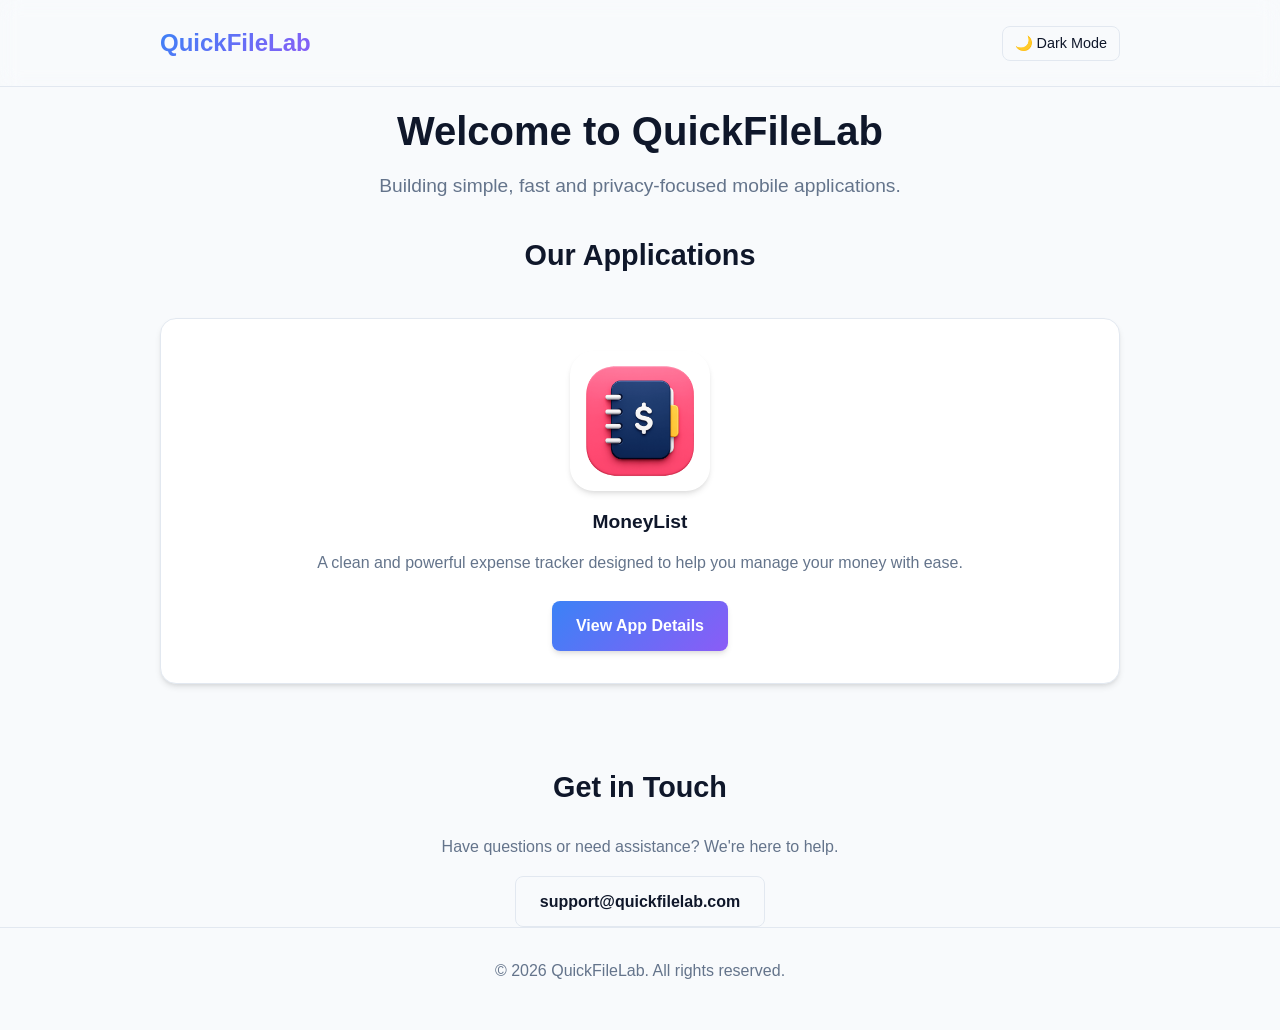
<file: index.html>
<!DOCTYPE html>
<html lang="en">

<head>
    <meta charset="UTF-8">
    <meta name="viewport" content="width=device-width, initial-scale=1.0">
    <title>QuickFileLab | Simple, Fast & Privacy-Focused Mobile Apps</title>
    <meta name="description"
        content="QuickFileLab builds modern, simple, fast, and privacy-focused mobile applications. Discover our latest apps like MoneyList.">
    <link rel="stylesheet" href="css/styles.css">
    <script>
        const savedTheme = localStorage.getItem('theme');
        if (savedTheme) { document.documentElement.setAttribute('data-theme', savedTheme); }
        else if (window.matchMedia && window.matchMedia('(prefers-color-scheme: dark)').matches) { document.documentElement.setAttribute('data-theme', 'dark'); }
    </script>
    <script src="script/main.js" defer></script>
</head>

<body>
    <header>
        <div class="container header-content">
            <a href="index.html" class="logo">QuickFileLab</a>
            <button id="theme-toggle" class="theme-toggle">🌙 Dark Mode</button>
        </div>
    </header>

    <main class="container fade-in">
        <section class="text-center" style="margin-bottom: 30px;">
            <h1>Welcome to QuickFileLab</h1>
            <p style="font-size: 1.2rem; max-width: 600px; margin: 0 auto;">Building simple, fast and privacy-focused
                mobile applications.</p>
        </section>

        <section>
            <h2 class="text-center">Our Applications</h2>
            <div class="grid">
                <article class="card text-center" >
                    <div class="app-icon">
                        <img src="assets/logo.png" alt="MoneyList Icon">
                    </div>
                    <h3>MoneyList</h3>
                    <p>A clean and powerful expense tracker designed to help you manage your money with ease.</p>
                    <a href="moneylist/index.html" class="btn btn-primary" style="margin-top: 10px;">View App
                        Details</a>
                </article>
            </div>
        </section>

        <section class="text-center" style="margin-top: 80px;">
            <h2>Get in Touch</h2>
            <p>Have questions or need assistance? We're here to help.</p>
            <a href="mailto:support@quickfilelab.com" class="btn btn-outline">support@quickfilelab.com</a>
        </section>
    </main>

    <footer>
        <div class="container">
            <p>&copy; <span id="year"></span> QuickFileLab. All rights reserved.</p>
            <script>document.getElementById('year').textContent = new Date().getFullYear();</script>
        </div>
    </footer>
</body>

</html>
</file>
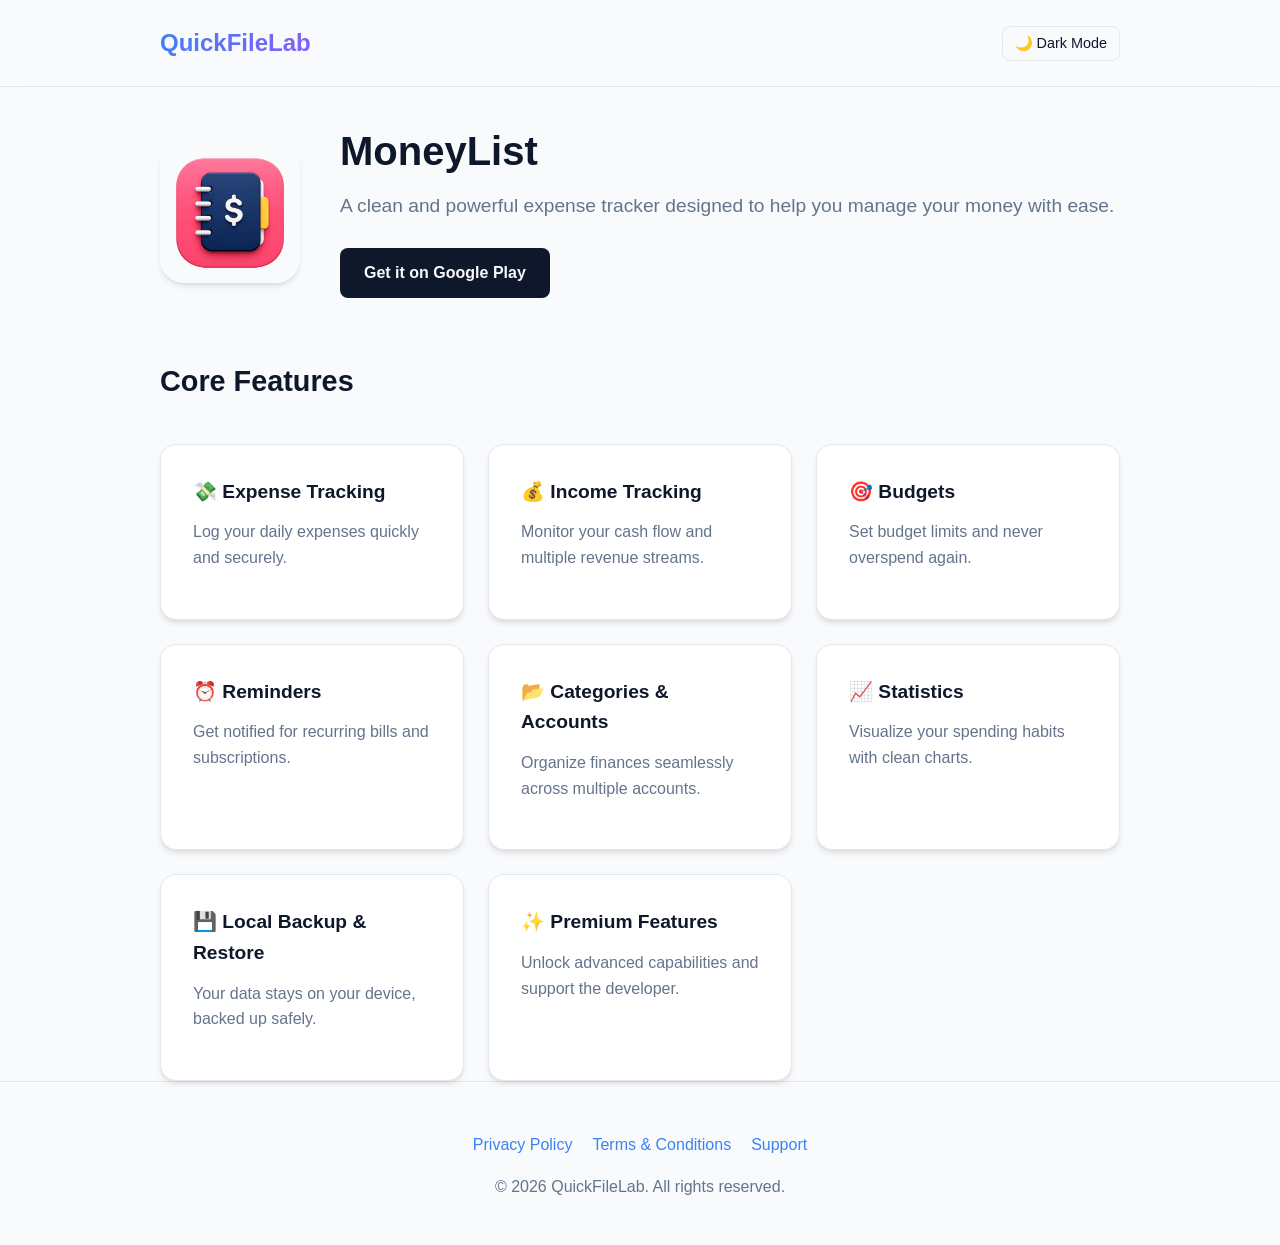
<file: moneylist/index.html>
<!DOCTYPE html>
<html lang="en">
<head>
    <meta charset="UTF-8">
    <meta name="viewport" content="width=device-width, initial-scale=1.0">
    <title>MoneyList App | QuickFileLab</title>
    <meta name="description" content="MoneyList is a clean and powerful expense tracker designed to help you manage your money, budgets, and categories with ease.">
    <link rel="stylesheet" href="../css/styles.css">
    <script>
        const savedTheme = localStorage.getItem('theme');
        if (savedTheme) { document.documentElement.setAttribute('data-theme', savedTheme); }
    </script>
    <script src="../script/main.js" defer></script>
</head>
<body>
    <header>
        <div class="container header-content">
            <a href="../index.html" class="logo">QuickFileLab</a>
            <button id="theme-toggle" class="theme-toggle">🌙 Dark Mode</button>
        </div>
    </header>

    <main class="container fade-in">
        <section class="app-hero">
           <div class="app-icon">
    <img src="../assets/logo.png" alt="MoneyList Icon">
</div>
            <div class="app-info">
                <h1>MoneyList</h1>
                <p style="font-size: 1.2rem;">A clean and powerful expense tracker designed to help you manage your money with ease.</p>
                <a href="#" class="store-button">Get it on Google Play</a>
            </div>
        </section>

        <section>
            <h2>Core Features</h2>
            <div class="grid">
                <div class="card">
                    <h3>💸 Expense Tracking</h3>
                    <p>Log your daily expenses quickly and securely.</p>
                </div>
                <div class="card">
                    <h3>💰 Income Tracking</h3>
                    <p>Monitor your cash flow and multiple revenue streams.</p>
                </div>
                <div class="card">
                    <h3>🎯 Budgets</h3>
                    <p>Set budget limits and never overspend again.</p>
                </div>
                <div class="card">
                    <h3>⏰ Reminders</h3>
                    <p>Get notified for recurring bills and subscriptions.</p>
                </div>
                <div class="card">
                    <h3>📂 Categories & Accounts</h3>
                    <p>Organize finances seamlessly across multiple accounts.</p>
                </div>
                <div class="card">
                    <h3>📈 Statistics</h3>
                    <p>Visualize your spending habits with clean charts.</p>
                </div>
                <div class="card">
                    <h3>💾 Local Backup & Restore</h3>
                    <p>Your data stays on your device, backed up safely.</p>
                </div>
                <div class="card">
                    <h3>✨ Premium Features</h3>
                    <p>Unlock advanced capabilities and support the developer.</p>
                </div>
            </div>
        </section>
    </main>

    <footer>
        <div class="container">
            <div class="footer-links" style="margin-bottom: 16px;">
                <a href="privacy.html">Privacy Policy</a>
                <a href="terms.html">Terms & Conditions</a>
                <a href="support.html">Support</a>
            </div>
            <p>&copy; <script>document.write(new Date().getFullYear())</script> QuickFileLab. All rights reserved.</p>
        </div>
    </footer>
</body>
</html>
</file>
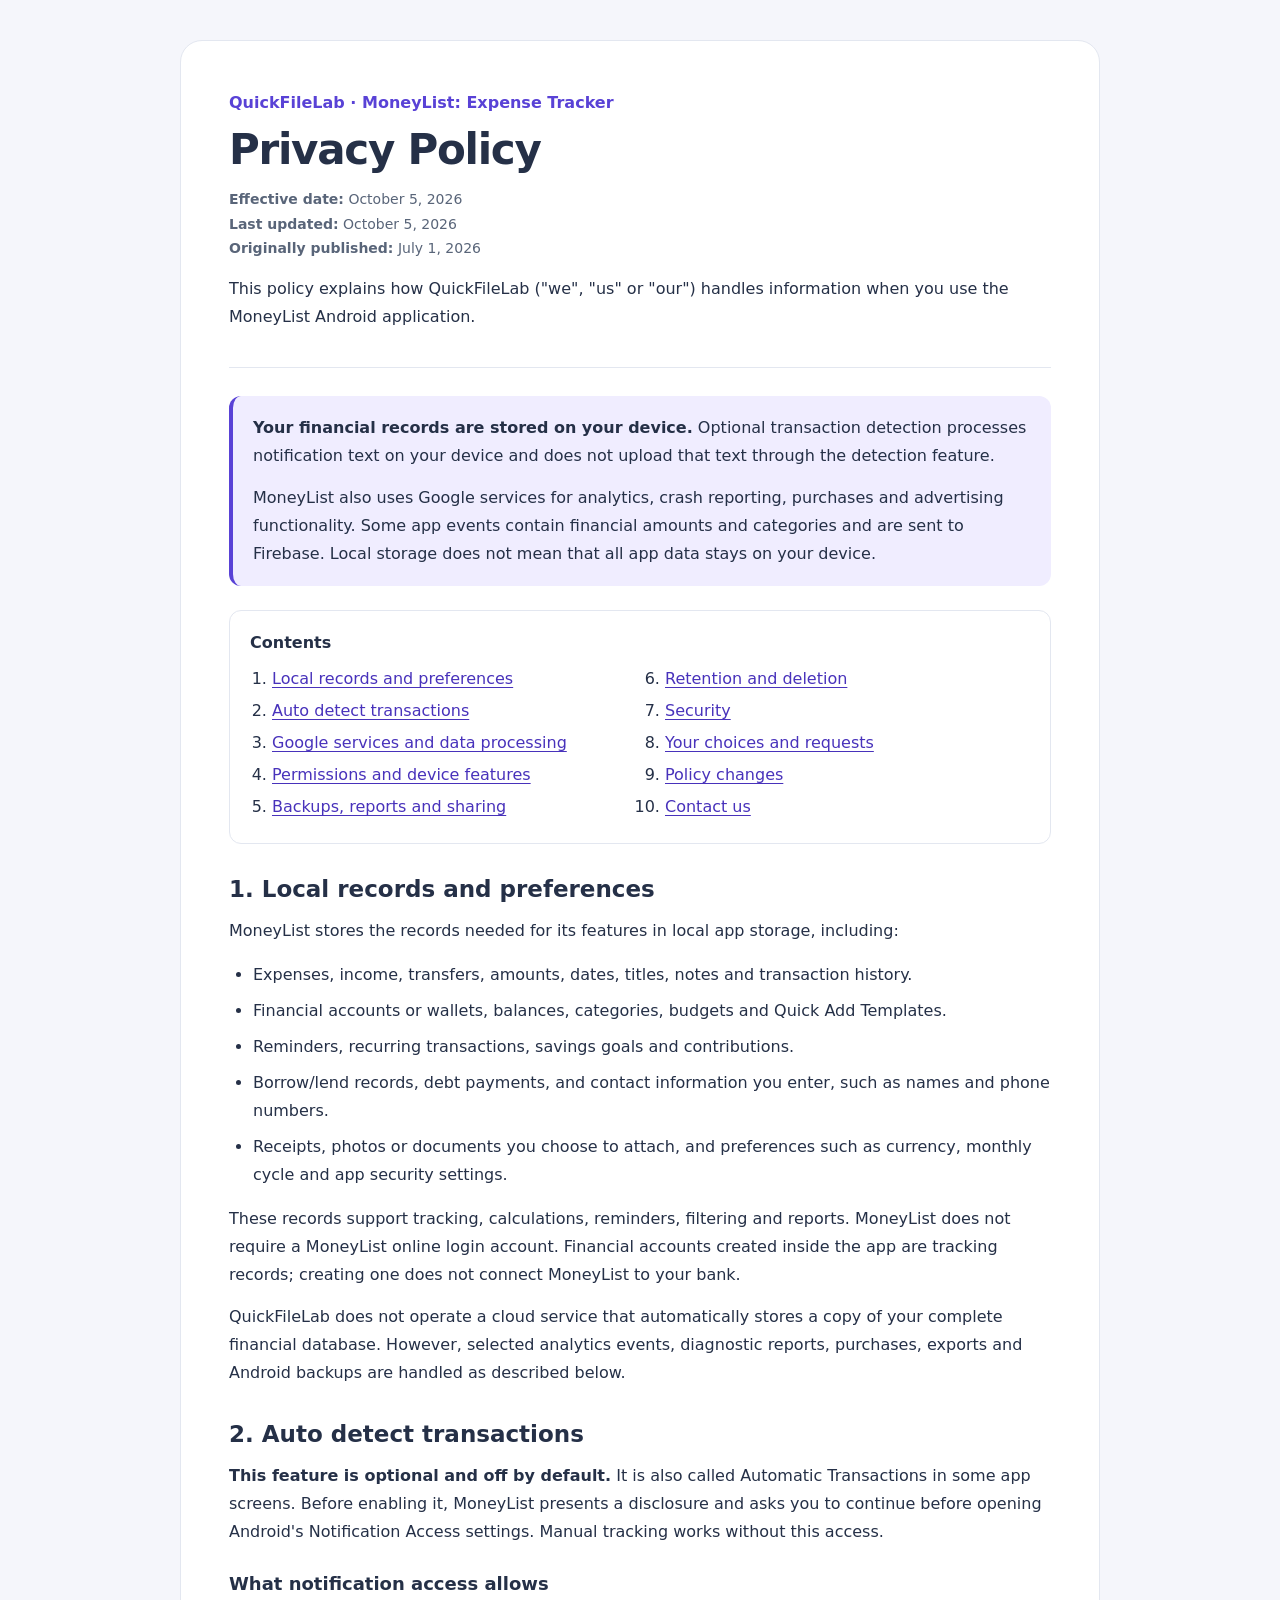
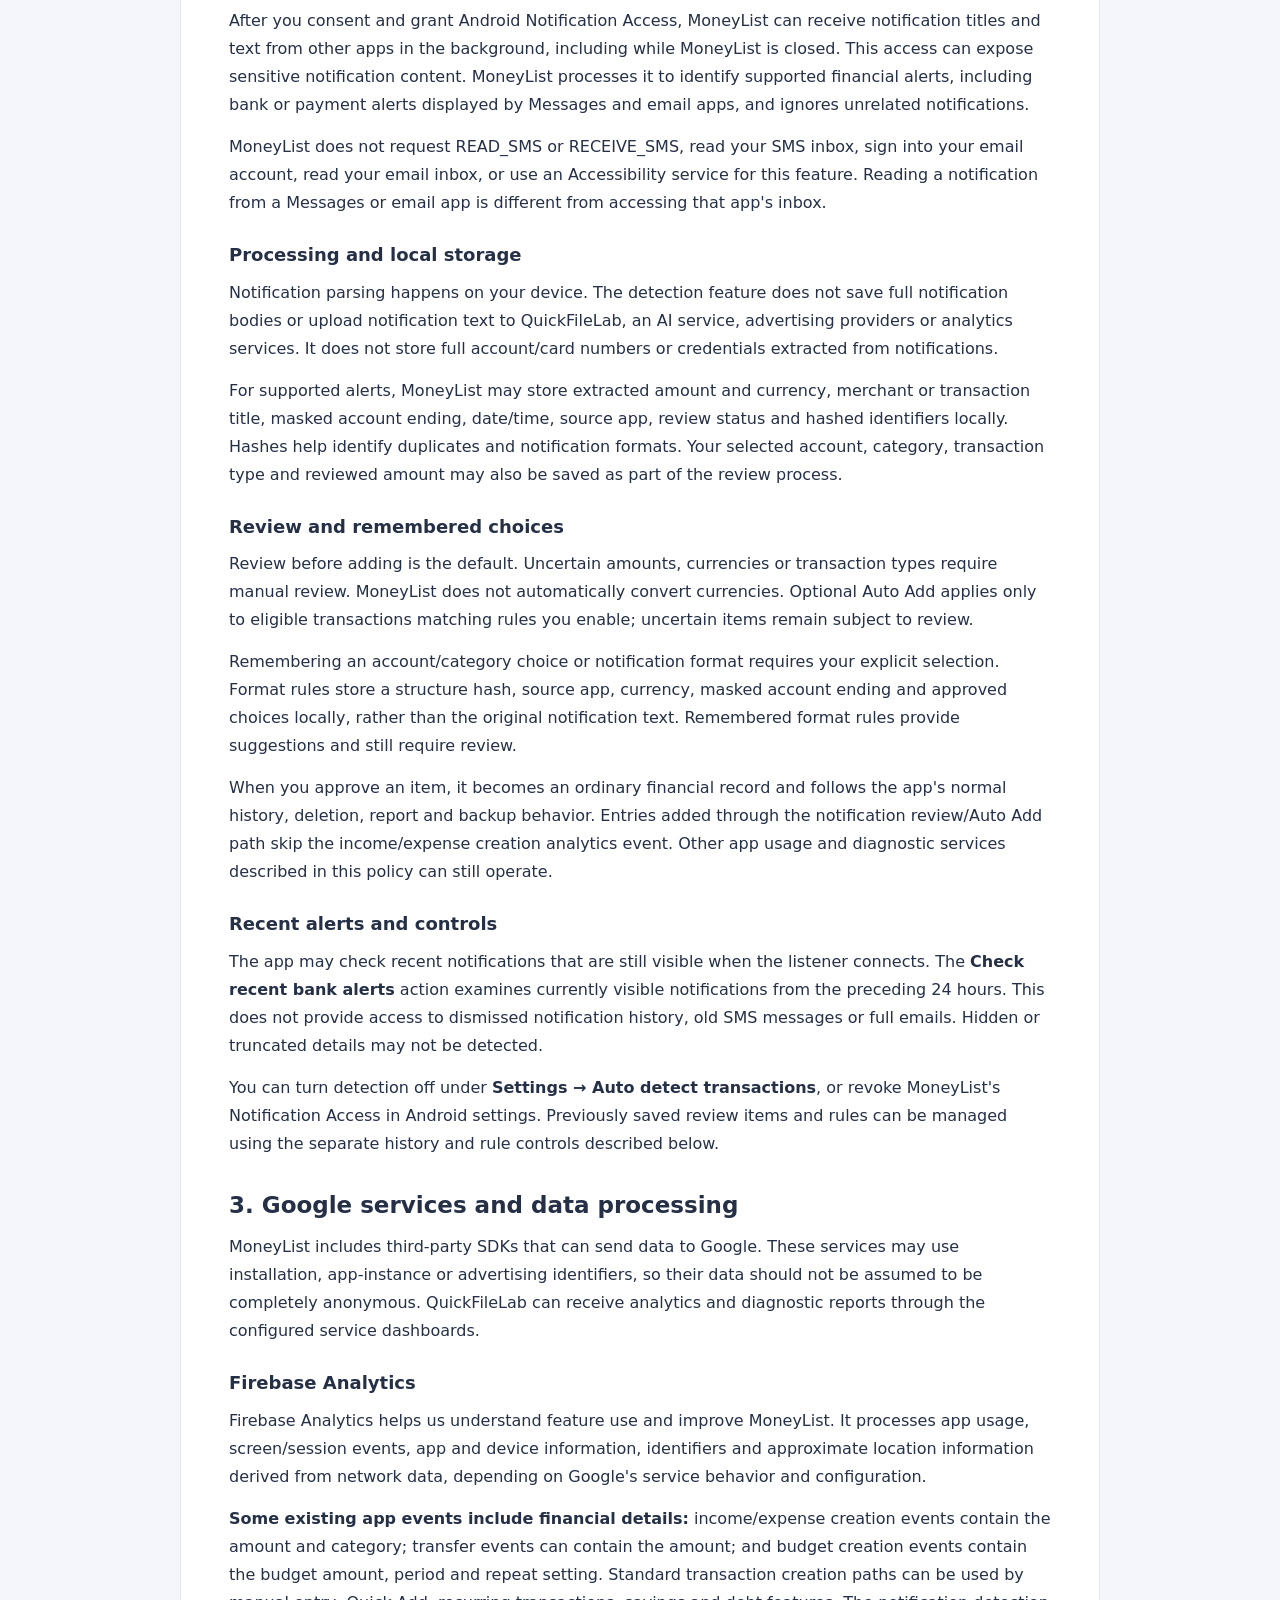
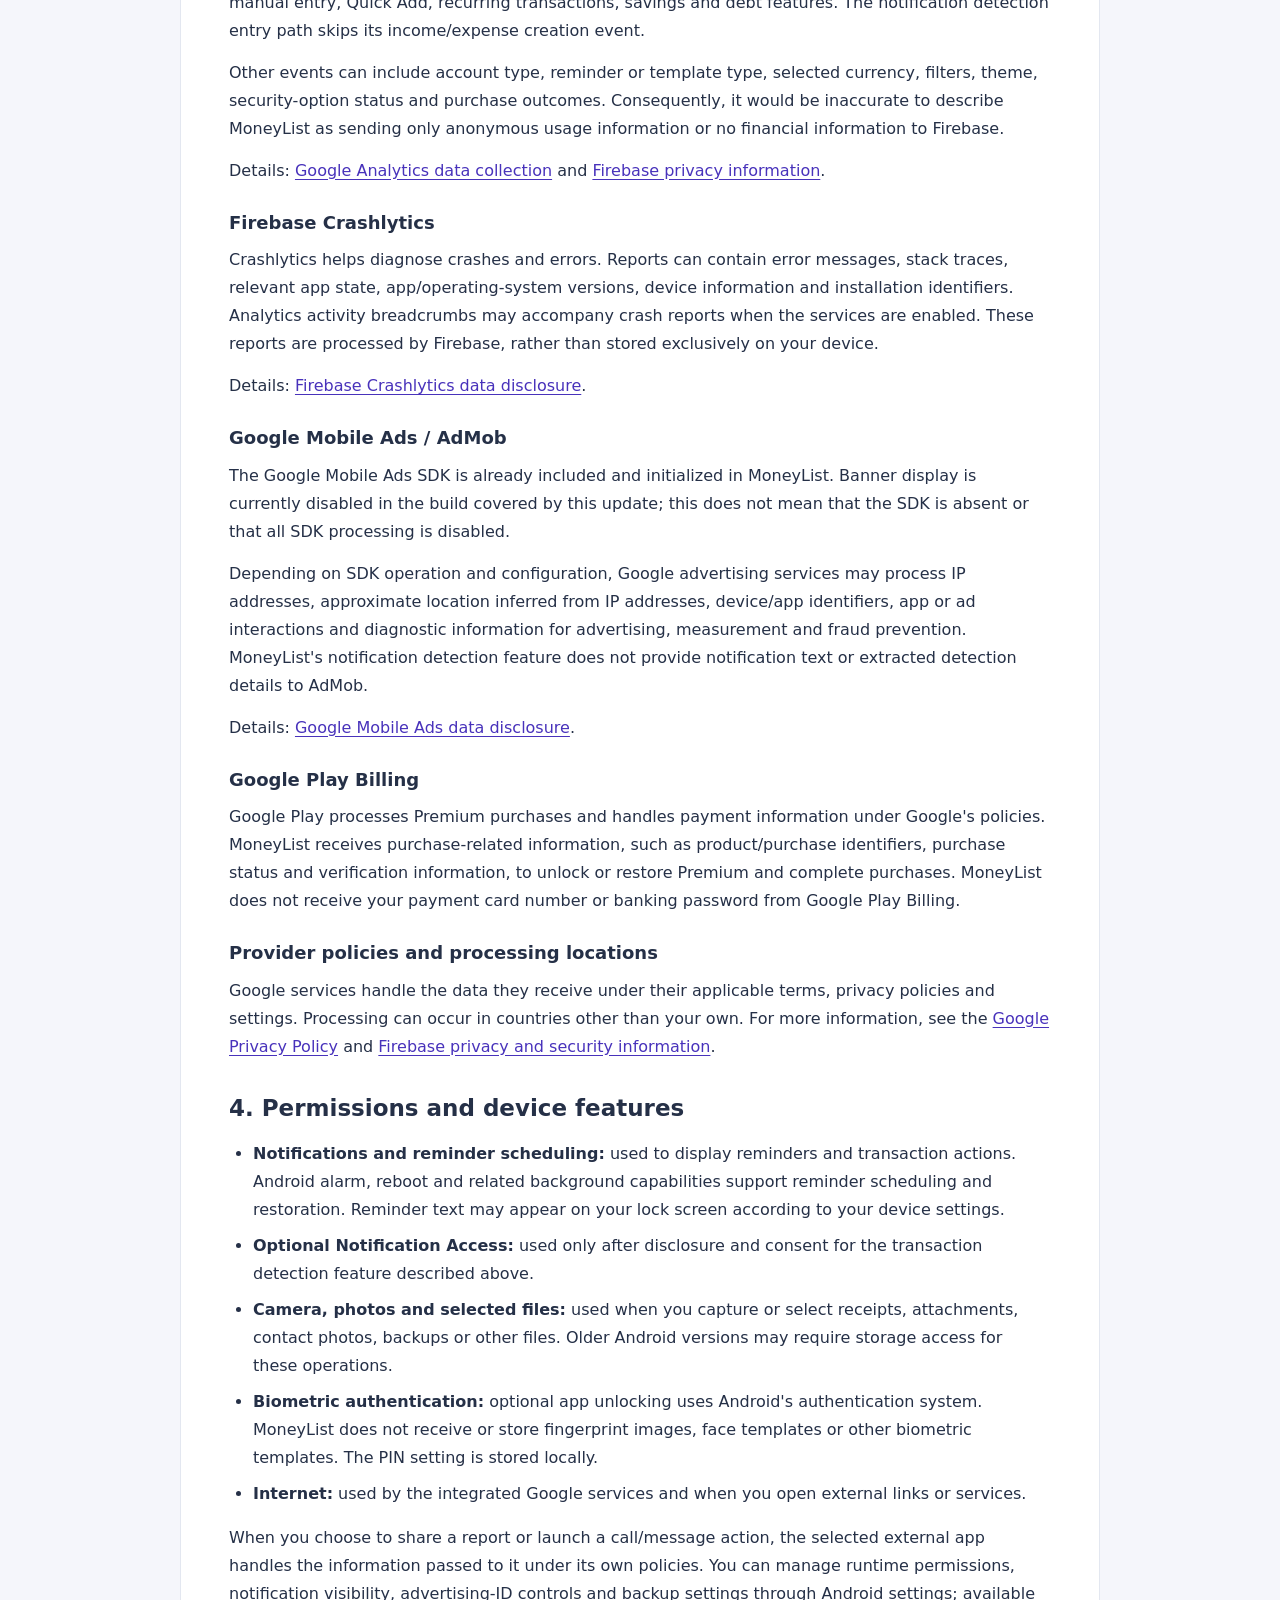
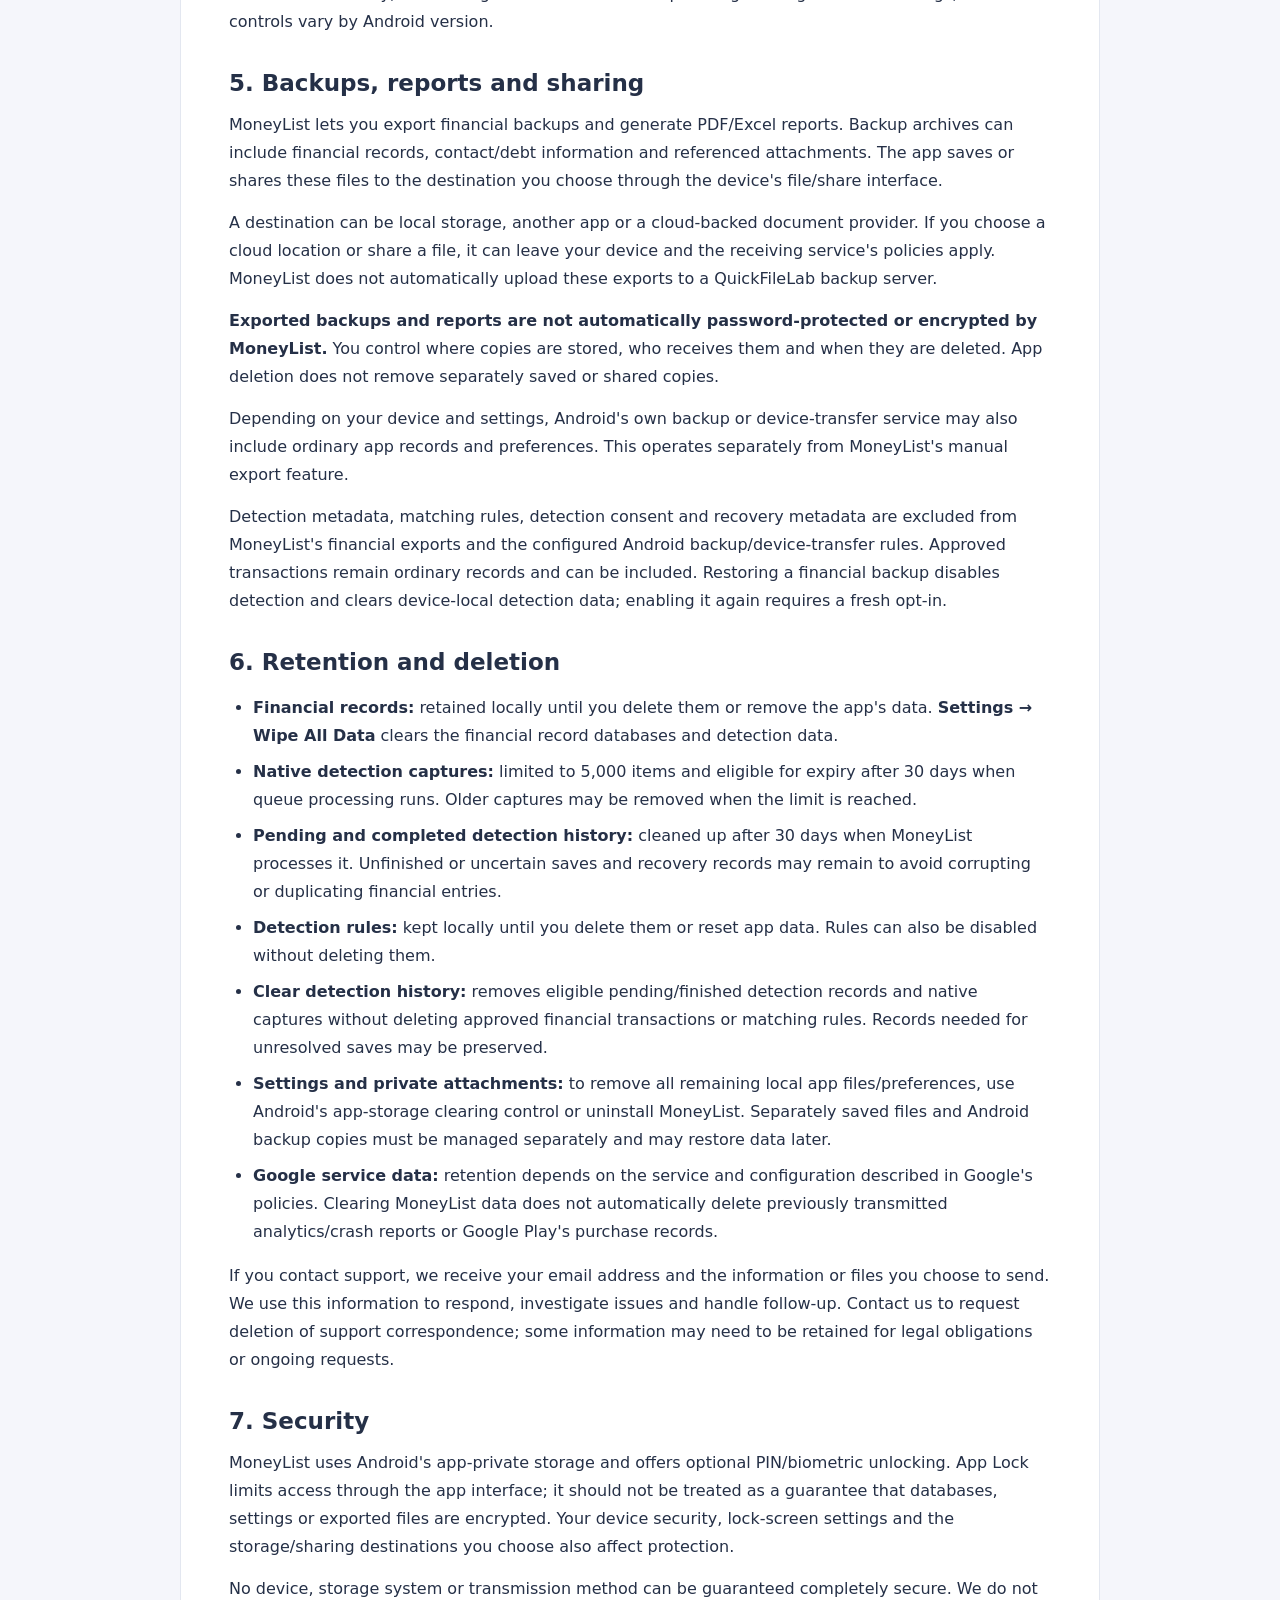
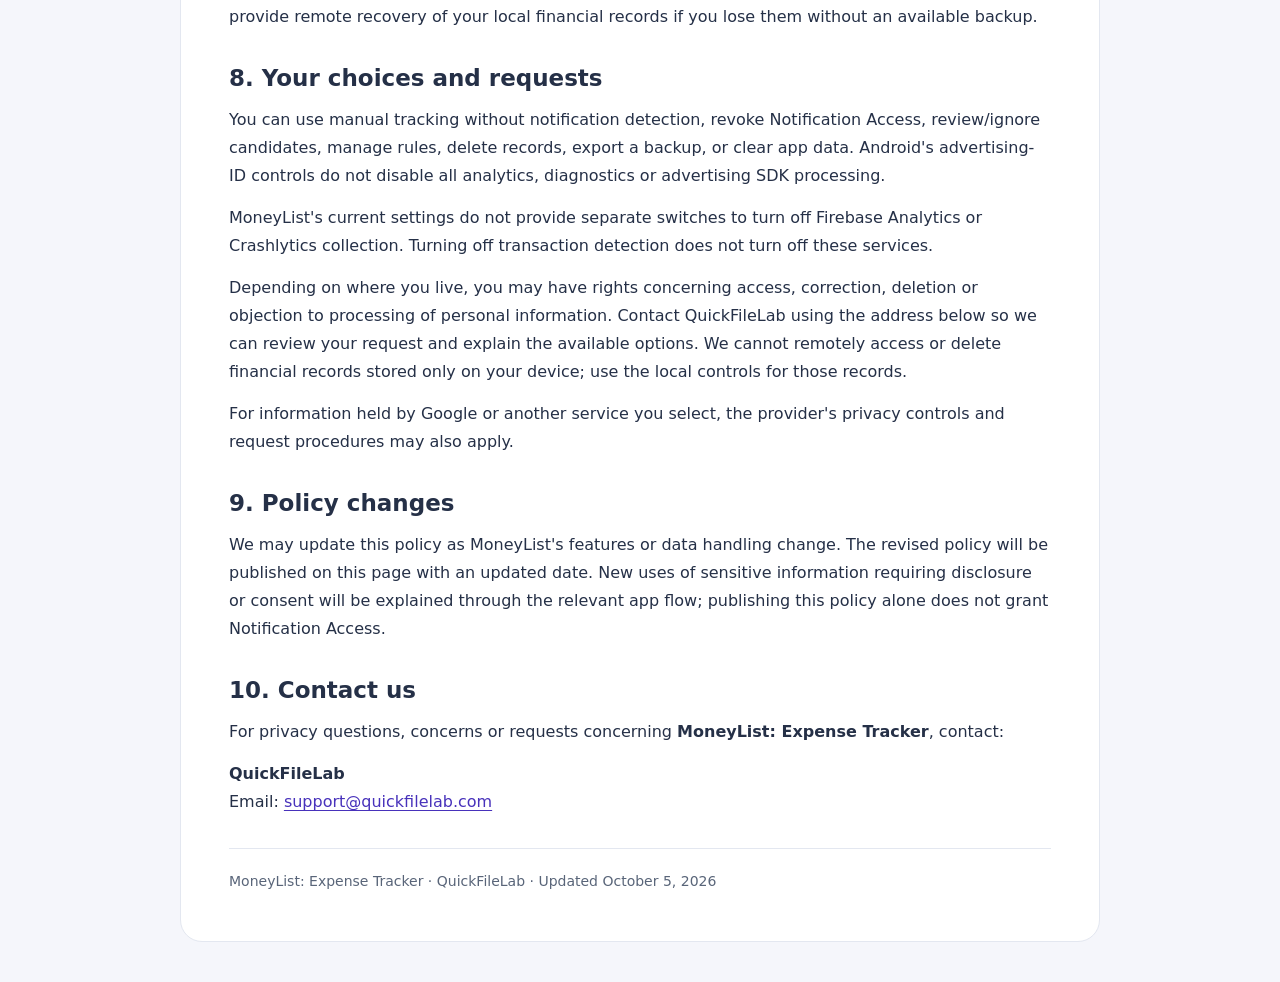
<file: moneylist/privacy.html>
<!DOCTYPE html>
<html lang="en">
<head>
  <meta charset="utf-8">
  <meta name="viewport" content="width=device-width, initial-scale=1">
  <meta name="description" content="Privacy Policy for MoneyList: Expense Tracker by QuickFileLab, including local records, optional notification detection, backups and Google services.">
  <meta name="theme-color" content="#5942d6">
  <title>MoneyList Privacy Policy | QuickFileLab</title>
  <style>
    :root { color-scheme: light; --purple: #5942d6; --text: #253047; --muted: #596579; --border: #e3e7f0; }
    * { box-sizing: border-box; }
    html { scroll-padding-top: 24px; }
    body { margin: 0; background: #f5f6fb; color: var(--text); font-family: system-ui, -apple-system, "Segoe UI", sans-serif; font-size: 16px; line-height: 1.75; }
    .page { width: min(920px, calc(100% - 32px)); margin: 40px auto; padding: clamp(20px, 5vw, 48px); background: #fff; border: 1px solid var(--border); border-radius: 22px; }
    header { border-bottom: 1px solid var(--border); padding-bottom: 22px; margin-bottom: 28px; }
    .brand { color: var(--purple); font-weight: 700; margin: 0 0 4px; }
    h1 { font-size: clamp(30px, 5vw, 42px); line-height: 1.2; margin: 8px 0 12px; letter-spacing: -.03em; }
    h2 { font-size: 23px; line-height: 1.35; margin: 0 0 12px; }
    h3 { font-size: 18px; margin: 22px 0 8px; }
    p { margin: 0 0 14px; }
    .dates, footer { color: var(--muted); font-size: 14px; }
    .summary { background: #f0edff; border-left: 4px solid var(--purple); padding: 18px 20px; border-radius: 12px; margin: 24px 0; }
    .summary p:last-child { margin-bottom: 0; }
    nav { padding: 18px 20px; border: 1px solid var(--border); border-radius: 12px; margin-bottom: 30px; }
    nav ol { margin: 8px 0 0; padding-left: 22px; columns: 2; column-gap: 28px; }
    nav li { break-inside: avoid; margin-bottom: 4px; }
    section { margin-bottom: 32px; }
    ul, ol { padding-left: 24px; }
    li { margin-bottom: 8px; }
    a { color: #4832bb; text-underline-offset: 3px; overflow-wrap: anywhere; }
    a:hover { color: #2d1d8c; }
    a:focus-visible { outline: 3px solid #4a90e2; outline-offset: 4px; border-radius: 2px; }
    .note { padding: 14px 18px; background: #edf6ff; border: 1px solid #cfe6fa; border-radius: 12px; }
    footer { border-top: 1px solid var(--border); padding-top: 20px; }
    @media (max-width: 600px) { .page { margin: 16px auto; border-radius: 16px; } nav ol { columns: 1; } }
    @media print { body { background: #fff; } .page { width: 100%; margin: 0; padding: 0; border: 0; } nav { display: none; } a { color: inherit; } h2, h3 { break-after: avoid; } }
  </style>
</head>
<body>
  <main class="page">
    <header>
      <p class="brand">QuickFileLab &middot; MoneyList: Expense Tracker</p>
      <h1>Privacy Policy</h1>
      <p class="dates"><strong>Effective date:</strong> October 5, 2026<br>
        <strong>Last updated:</strong> October 5, 2026<br>
        <strong>Originally published:</strong> July 1, 2026</p>
      <p>This policy explains how QuickFileLab ("we", "us" or "our") handles information when you use the MoneyList Android application.</p>
    </header>

    <aside class="summary" aria-label="Privacy summary">
      <p><strong>Your financial records are stored on your device.</strong> Optional transaction detection processes notification text on your device and does not upload that text through the detection feature.</p>
      <p>MoneyList also uses Google services for analytics, crash reporting, purchases and advertising functionality. Some app events contain financial amounts and categories and are sent to Firebase. Local storage does not mean that all app data stays on your device.</p>
    </aside>

    <nav aria-label="Policy contents">
      <strong>Contents</strong>
      <ol>
        <li><a href="#local-records">Local records and preferences</a></li>
        <li><a href="#notification-detection">Auto detect transactions</a></li>
        <li><a href="#google-services">Google services and data processing</a></li>
        <li><a href="#permissions">Permissions and device features</a></li>
        <li><a href="#backups">Backups, reports and sharing</a></li>
        <li><a href="#retention">Retention and deletion</a></li>
        <li><a href="#security">Security</a></li>
        <li><a href="#choices">Your choices and requests</a></li>
        <li><a href="#changes">Policy changes</a></li>
        <li><a href="#contact">Contact us</a></li>
      </ol>
    </nav>

    <section id="local-records">
      <h2>1. Local records and preferences</h2>
      <p>MoneyList stores the records needed for its features in local app storage, including:</p>
      <ul>
        <li>Expenses, income, transfers, amounts, dates, titles, notes and transaction history.</li>
        <li>Financial accounts or wallets, balances, categories, budgets and Quick Add Templates.</li>
        <li>Reminders, recurring transactions, savings goals and contributions.</li>
        <li>Borrow/lend records, debt payments, and contact information you enter, such as names and phone numbers.</li>
        <li>Receipts, photos or documents you choose to attach, and preferences such as currency, monthly cycle and app security settings.</li>
      </ul>
      <p>These records support tracking, calculations, reminders, filtering and reports. MoneyList does not require a MoneyList online login account. Financial accounts created inside the app are tracking records; creating one does not connect MoneyList to your bank.</p>
      <p>QuickFileLab does not operate a cloud service that automatically stores a copy of your complete financial database. However, selected analytics events, diagnostic reports, purchases, exports and Android backups are handled as described below.</p>
    </section>

    <section id="notification-detection">
      <h2>2. Auto detect transactions</h2>
      <p><strong>This feature is optional and off by default.</strong> It is also called Automatic Transactions in some app screens. Before enabling it, MoneyList presents a disclosure and asks you to continue before opening Android's Notification Access settings. Manual tracking works without this access.</p>

      <h3>What notification access allows</h3>
      <p>After you consent and grant Android Notification Access, MoneyList can receive notification titles and text from other apps in the background, including while MoneyList is closed. This access can expose sensitive notification content. MoneyList processes it to identify supported financial alerts, including bank or payment alerts displayed by Messages and email apps, and ignores unrelated notifications.</p>
      <p>MoneyList does not request READ_SMS or RECEIVE_SMS, read your SMS inbox, sign into your email account, read your email inbox, or use an Accessibility service for this feature. Reading a notification from a Messages or email app is different from accessing that app's inbox.</p>

      <h3>Processing and local storage</h3>
      <p>Notification parsing happens on your device. The detection feature does not save full notification bodies or upload notification text to QuickFileLab, an AI service, advertising providers or analytics services. It does not store full account/card numbers or credentials extracted from notifications.</p>
      <p>For supported alerts, MoneyList may store extracted amount and currency, merchant or transaction title, masked account ending, date/time, source app, review status and hashed identifiers locally. Hashes help identify duplicates and notification formats. Your selected account, category, transaction type and reviewed amount may also be saved as part of the review process.</p>

      <h3>Review and remembered choices</h3>
      <p>Review before adding is the default. Uncertain amounts, currencies or transaction types require manual review. MoneyList does not automatically convert currencies. Optional Auto Add applies only to eligible transactions matching rules you enable; uncertain items remain subject to review.</p>
      <p>Remembering an account/category choice or notification format requires your explicit selection. Format rules store a structure hash, source app, currency, masked account ending and approved choices locally, rather than the original notification text. Remembered format rules provide suggestions and still require review.</p>
      <p>When you approve an item, it becomes an ordinary financial record and follows the app's normal history, deletion, report and backup behavior. Entries added through the notification review/Auto Add path skip the income/expense creation analytics event. Other app usage and diagnostic services described in this policy can still operate.</p>

      <h3>Recent alerts and controls</h3>
      <p>The app may check recent notifications that are still visible when the listener connects. The <strong>Check recent bank alerts</strong> action examines currently visible notifications from the preceding 24 hours. This does not provide access to dismissed notification history, old SMS messages or full emails. Hidden or truncated details may not be detected.</p>
      <p>You can turn detection off under <strong>Settings &rarr; Auto detect transactions</strong>, or revoke MoneyList's Notification Access in Android settings. Previously saved review items and rules can be managed using the separate history and rule controls described below.</p>
    </section>

    <section id="google-services">
      <h2>3. Google services and data processing</h2>
      <p>MoneyList includes third-party SDKs that can send data to Google. These services may use installation, app-instance or advertising identifiers, so their data should not be assumed to be completely anonymous. QuickFileLab can receive analytics and diagnostic reports through the configured service dashboards.</p>

      <h3>Firebase Analytics</h3>
      <p>Firebase Analytics helps us understand feature use and improve MoneyList. It processes app usage, screen/session events, app and device information, identifiers and approximate location information derived from network data, depending on Google's service behavior and configuration.</p>
      <p><strong>Some existing app events include financial details:</strong> income/expense creation events contain the amount and category; transfer events can contain the amount; and budget creation events contain the budget amount, period and repeat setting. Standard transaction creation paths can be used by manual entry, Quick Add, recurring transactions, savings and debt features. The notification detection entry path skips its income/expense creation event.</p>
      <p>Other events can include account type, reminder or template type, selected currency, filters, theme, security-option status and purchase outcomes. Consequently, it would be inaccurate to describe MoneyList as sending only anonymous usage information or no financial information to Firebase.</p>
      <p>Details: <a href="https://support.google.com/analytics/answer/11593727?hl=en" target="_blank" rel="noopener noreferrer">Google Analytics data collection</a> and <a href="https://firebase.google.com/support/privacy" target="_blank" rel="noopener noreferrer">Firebase privacy information</a>.</p>

      <h3>Firebase Crashlytics</h3>
      <p>Crashlytics helps diagnose crashes and errors. Reports can contain error messages, stack traces, relevant app state, app/operating-system versions, device information and installation identifiers. Analytics activity breadcrumbs may accompany crash reports when the services are enabled. These reports are processed by Firebase, rather than stored exclusively on your device.</p>
      <p>Details: <a href="https://firebase.google.com/docs/android/play-data-disclosure#crashlytics" target="_blank" rel="noopener noreferrer">Firebase Crashlytics data disclosure</a>.</p>

      <h3>Google Mobile Ads / AdMob</h3>
      <p>The Google Mobile Ads SDK is already included and initialized in MoneyList. Banner display is currently disabled in the build covered by this update; this does not mean that the SDK is absent or that all SDK processing is disabled.</p>
      <p>Depending on SDK operation and configuration, Google advertising services may process IP addresses, approximate location inferred from IP addresses, device/app identifiers, app or ad interactions and diagnostic information for advertising, measurement and fraud prevention. MoneyList's notification detection feature does not provide notification text or extracted detection details to AdMob.</p>
      <p>Details: <a href="https://developers.google.com/admob/android/privacy/play-data-disclosure" target="_blank" rel="noopener noreferrer">Google Mobile Ads data disclosure</a>.</p>

      <h3>Google Play Billing</h3>
      <p>Google Play processes Premium purchases and handles payment information under Google's policies. MoneyList receives purchase-related information, such as product/purchase identifiers, purchase status and verification information, to unlock or restore Premium and complete purchases. MoneyList does not receive your payment card number or banking password from Google Play Billing.</p>

      <h3>Provider policies and processing locations</h3>
      <p>Google services handle the data they receive under their applicable terms, privacy policies and settings. Processing can occur in countries other than your own. For more information, see the <a href="https://policies.google.com/privacy" target="_blank" rel="noopener noreferrer">Google Privacy Policy</a> and <a href="https://firebase.google.com/support/privacy" target="_blank" rel="noopener noreferrer">Firebase privacy and security information</a>.</p>
    </section>

    <section id="permissions">
      <h2>4. Permissions and device features</h2>
      <ul>
        <li><strong>Notifications and reminder scheduling:</strong> used to display reminders and transaction actions. Android alarm, reboot and related background capabilities support reminder scheduling and restoration. Reminder text may appear on your lock screen according to your device settings.</li>
        <li><strong>Optional Notification Access:</strong> used only after disclosure and consent for the transaction detection feature described above.</li>
        <li><strong>Camera, photos and selected files:</strong> used when you capture or select receipts, attachments, contact photos, backups or other files. Older Android versions may require storage access for these operations.</li>
        <li><strong>Biometric authentication:</strong> optional app unlocking uses Android's authentication system. MoneyList does not receive or store fingerprint images, face templates or other biometric templates. The PIN setting is stored locally.</li>
        <li><strong>Internet:</strong> used by the integrated Google services and when you open external links or services.</li>
      </ul>
      <p>When you choose to share a report or launch a call/message action, the selected external app handles the information passed to it under its own policies. You can manage runtime permissions, notification visibility, advertising-ID controls and backup settings through Android settings; available controls vary by Android version.</p>
    </section>

    <section id="backups">
      <h2>5. Backups, reports and sharing</h2>
      <p>MoneyList lets you export financial backups and generate PDF/Excel reports. Backup archives can include financial records, contact/debt information and referenced attachments. The app saves or shares these files to the destination you choose through the device's file/share interface.</p>
      <p>A destination can be local storage, another app or a cloud-backed document provider. If you choose a cloud location or share a file, it can leave your device and the receiving service's policies apply. MoneyList does not automatically upload these exports to a QuickFileLab backup server.</p>
      <p><strong>Exported backups and reports are not automatically password-protected or encrypted by MoneyList.</strong> You control where copies are stored, who receives them and when they are deleted. App deletion does not remove separately saved or shared copies.</p>
      <p>Depending on your device and settings, Android's own backup or device-transfer service may also include ordinary app records and preferences. This operates separately from MoneyList's manual export feature.</p>
      <p>Detection metadata, matching rules, detection consent and recovery metadata are excluded from MoneyList's financial exports and the configured Android backup/device-transfer rules. Approved transactions remain ordinary records and can be included. Restoring a financial backup disables detection and clears device-local detection data; enabling it again requires a fresh opt-in.</p>
    </section>

    <section id="retention">
      <h2>6. Retention and deletion</h2>
      <ul>
        <li><strong>Financial records:</strong> retained locally until you delete them or remove the app's data. <strong>Settings &rarr; Wipe All Data</strong> clears the financial record databases and detection data.</li>
        <li><strong>Native detection captures:</strong> limited to 5,000 items and eligible for expiry after 30 days when queue processing runs. Older captures may be removed when the limit is reached.</li>
        <li><strong>Pending and completed detection history:</strong> cleaned up after 30 days when MoneyList processes it. Unfinished or uncertain saves and recovery records may remain to avoid corrupting or duplicating financial entries.</li>
        <li><strong>Detection rules:</strong> kept locally until you delete them or reset app data. Rules can also be disabled without deleting them.</li>
        <li><strong>Clear detection history:</strong> removes eligible pending/finished detection records and native captures without deleting approved financial transactions or matching rules. Records needed for unresolved saves may be preserved.</li>
        <li><strong>Settings and private attachments:</strong> to remove all remaining local app files/preferences, use Android's app-storage clearing control or uninstall MoneyList. Separately saved files and Android backup copies must be managed separately and may restore data later.</li>
        <li><strong>Google service data:</strong> retention depends on the service and configuration described in Google's policies. Clearing MoneyList data does not automatically delete previously transmitted analytics/crash reports or Google Play's purchase records.</li>
      </ul>
      <p>If you contact support, we receive your email address and the information or files you choose to send. We use this information to respond, investigate issues and handle follow-up. Contact us to request deletion of support correspondence; some information may need to be retained for legal obligations or ongoing requests.</p>
    </section>

    <section id="security">
      <h2>7. Security</h2>
      <p>MoneyList uses Android's app-private storage and offers optional PIN/biometric unlocking. App Lock limits access through the app interface; it should not be treated as a guarantee that databases, settings or exported files are encrypted. Your device security, lock-screen settings and the storage/sharing destinations you choose also affect protection.</p>
      <p>No device, storage system or transmission method can be guaranteed completely secure. We do not provide remote recovery of your local financial records if you lose them without an available backup.</p>
    </section>

    <section id="choices">
      <h2>8. Your choices and requests</h2>
      <p>You can use manual tracking without notification detection, revoke Notification Access, review/ignore candidates, manage rules, delete records, export a backup, or clear app data. Android's advertising-ID controls do not disable all analytics, diagnostics or advertising SDK processing.</p>
      <p>MoneyList's current settings do not provide separate switches to turn off Firebase Analytics or Crashlytics collection. Turning off transaction detection does not turn off these services.</p>
      <p>Depending on where you live, you may have rights concerning access, correction, deletion or objection to processing of personal information. Contact QuickFileLab using the address below so we can review your request and explain the available options. We cannot remotely access or delete financial records stored only on your device; use the local controls for those records.</p>
      <p>For information held by Google or another service you select, the provider's privacy controls and request procedures may also apply.</p>
    </section>

    <section id="changes">
      <h2>9. Policy changes</h2>
      <p>We may update this policy as MoneyList's features or data handling change. The revised policy will be published on this page with an updated date. New uses of sensitive information requiring disclosure or consent will be explained through the relevant app flow; publishing this policy alone does not grant Notification Access.</p>
    </section>

    <section id="contact">
      <h2>10. Contact us</h2>
      <p>For privacy questions, concerns or requests concerning <strong>MoneyList: Expense Tracker</strong>, contact:</p>
      <p><strong>QuickFileLab</strong><br>
        Email: <a href="mailto:support@quickfilelab.com">support@quickfilelab.com</a></p>
    </section>

    <footer>MoneyList: Expense Tracker &middot; QuickFileLab &middot; Updated October 5, 2026</footer>
  </main>
</body>
</html>
</file>
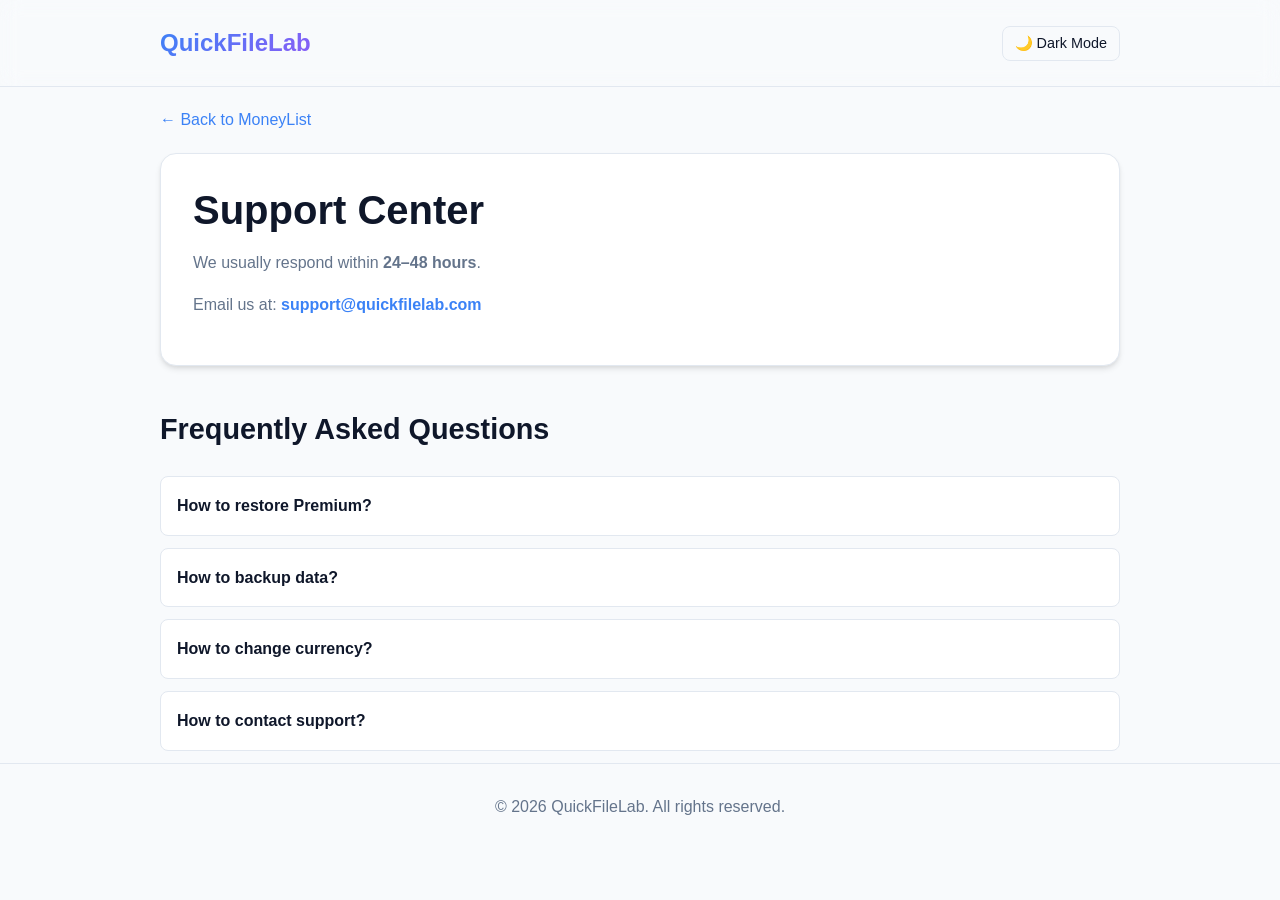
<file: moneylist/support.html>
<!DOCTYPE html>
<html lang="en">
<head>
    <meta charset="UTF-8">
    <meta name="viewport" content="width=device-width, initial-scale=1.0">
    <title>Support - MoneyList | QuickFileLab</title>
    <link rel="stylesheet" href="../css/styles.css">
    <script>
        const savedTheme = localStorage.getItem('theme');
        if (savedTheme) { document.documentElement.setAttribute('data-theme', savedTheme); }
    </script>
    <script src="../script/main.js" defer></script>
</head>
<body>
    <header>
        <div class="container header-content">
            <a href="../index.html" class="logo">QuickFileLab</a>
            <button id="theme-toggle" class="theme-toggle">🌙 Dark Mode</button>
        </div>
    </header>

    <main class="container fade-in">
        <a href="index.html" style="display: inline-block; margin-bottom: 20px;">&larr; Back to MoneyList</a>
        
        <div class="card" style="margin-bottom: 40px;">
            <h1>Support Center</h1>
            <p>We usually respond within <strong>24–48 hours</strong>.</p>
            <p>Email us at: <a href="mailto:support@quickfilelab.com" style="font-weight: bold;">support@quickfilelab.com</a></p>
        </div>

        <h2>Frequently Asked Questions</h2>
        <div style="margin-top: 20px;">
            <details>
                <summary>How to restore Premium?</summary>
                <p>Ensure you are logged into the Google Play Store with the same account you used to make the purchase. Go to the Settings page inside MoneyList and tap "Restore Purchases".</p>
            </details>
            <details>
                <summary>How to backup data?</summary>
                <p>Navigate to Settings > Backup & Restore. Tap on "Create Backup" and save the generated file to a safe location on your device or upload it to your personal cloud storage.</p>
            </details>
            <details>
                <summary>How to change currency?</summary>
                <p>Go to the main Settings menu within the app, tap on "Currency & Formatting", and select your preferred default currency symbol.</p>
            </details>
            <details>
                <summary>How to contact support?</summary>
                <p>You can reach us anytime by emailing support@quickfilelab.com. Please include your app version and device model to help us troubleshoot faster.</p>
            </details>
        </div>
    </main>

    <footer>
        <div class="container">
            <p>&copy; <script>document.write(new Date().getFullYear())</script> QuickFileLab. All rights reserved.</p>
        </div>
    </footer>
</body>
</html>
</file>
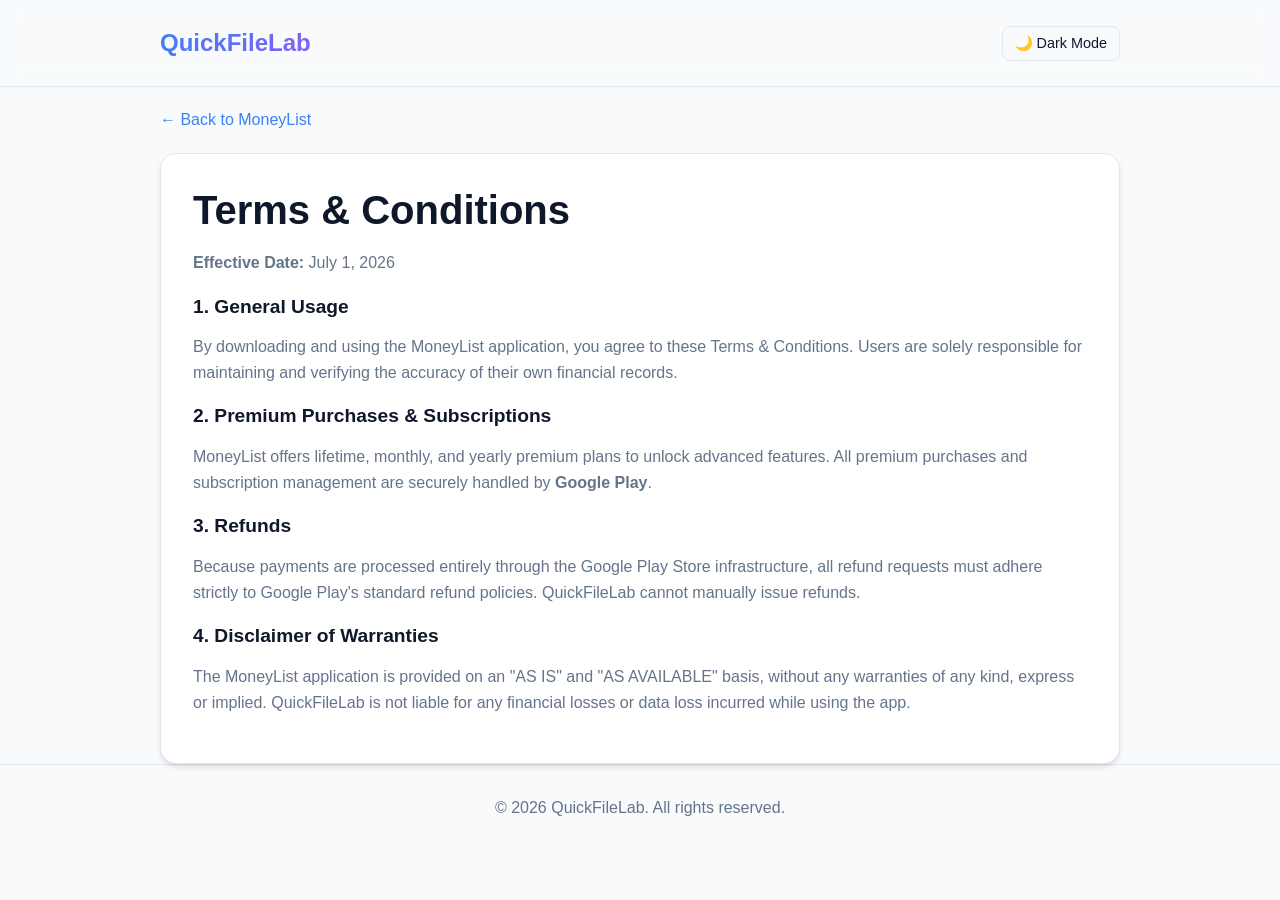
<file: moneylist/terms.html>
<!DOCTYPE html>
<html lang="en">
<head>
    <meta charset="UTF-8">
    <meta name="viewport" content="width=device-width, initial-scale=1.0">
    <title>Terms & Conditions - MoneyList | QuickFileLab</title>
    <link rel="stylesheet" href="../css/styles.css">
    <script>
        const savedTheme = localStorage.getItem('theme');
        if (savedTheme) { document.documentElement.setAttribute('data-theme', savedTheme); }
    </script>
    <script src="../script/main.js" defer></script>
</head>
<body>
    <header>
        <div class="container header-content">
            <a href="../index.html" class="logo">QuickFileLab</a>
            <button id="theme-toggle" class="theme-toggle">🌙 Dark Mode</button>
        </div>
    </header>

    <main class="container fade-in">
        <a href="index.html" style="display: inline-block; margin-bottom: 20px;">&larr; Back to MoneyList</a>
        <div class="card">
            <h1>Terms & Conditions</h1>
            <p><strong>Effective Date:</strong> July 1, 2026</p>
            
            <h3>1. General Usage</h3>
            <p>By downloading and using the MoneyList application, you agree to these Terms & Conditions. Users are solely responsible for maintaining and verifying the accuracy of their own financial records.</p>

            <h3>2. Premium Purchases & Subscriptions</h3>
            <p>MoneyList offers lifetime, monthly, and yearly premium plans to unlock advanced features. All premium purchases and subscription management are securely handled by <strong>Google Play</strong>.</p>
            
            <h3>3. Refunds</h3>
            <p>Because payments are processed entirely through the Google Play Store infrastructure, all refund requests must adhere strictly to Google Play's standard refund policies. QuickFileLab cannot manually issue refunds.</p>

            <h3>4. Disclaimer of Warranties</h3>
            <p>The MoneyList application is provided on an "AS IS" and "AS AVAILABLE" basis, without any warranties of any kind, express or implied. QuickFileLab is not liable for any financial losses or data loss incurred while using the app.</p>
        </div>
    </main>

    <footer>
        <div class="container">
            <p>&copy; <script>document.write(new Date().getFullYear())</script> QuickFileLab. All rights reserved.</p>
        </div>
    </footer>
</body>
</html>
</file>
<file: css/styles.css>
/* css/styles.css */
:root {
    --bg-color: #f8fafc;
    --text-main: #0f172a;
    --text-muted: #64748b;
    --card-bg: #ffffff;
    --border-color: #e2e8f0;
    --primary: #3b82f6;
    --primary-hover: #2563eb;
    --gradient: linear-gradient(135deg, #3b82f6, #8b5cf6);
    --shadow: 0 4px 6px -1px rgba(0, 0, 0, 0.1), 0 2px 4px -1px rgba(0, 0, 0, 0.06);
    --shadow-hover: 0 10px 15px -3px rgba(0, 0, 0, 0.1), 0 4px 6px -2px rgba(0, 0, 0, 0.05);
    --radius: 16px;
    --transition: all 0.3s ease;
}

[data-theme="dark"] {
    --bg-color: #0f172a;
    --text-main: #f8fafc;
    --text-muted: #94a3b8;
    --card-bg: #1e293b;
    --border-color: #334155;
    --shadow: 0 4px 6px -1px rgba(0, 0, 0, 0.3);
    --shadow-hover: 0 10px 15px -3px rgba(0, 0, 0, 0.4);
}

* {
    box-sizing: border-box;
    margin: 0;
    padding: 0;
}

body {
    font-family: -apple-system, BlinkMacSystemFont, "Segoe UI", Roboto, Helvetica, Arial, sans-serif;
    background-color: var(--bg-color);
    color: var(--text-main);
    line-height: 1.6;
    display: flex;
    flex-direction: column;
    min-height: 100vh;
    transition: background-color 0.3s ease, color 0.3s ease;
}

a {
    color: var(--primary);
    text-decoration: none;
    transition: var(--transition);
}

a:hover {
    color: var(--primary-hover);
}

/* --- APP ICON FIX --- */
.app-icon {
    flex-shrink: 0 !important; 
    width: 140px !important;
    height: 140px !important;
    background: transparent !important; /* Removes the blue gradient */
    border-radius: 24px;
    box-shadow: var(--shadow);
    overflow: hidden; /* Clips the image perfectly to the rounded corners */
    display: block !important; 
    padding: 0 !important;
}

.app-icon img,
img.app-icon {
    width: 100% !important;
    height: 100% !important;
    object-fit: cover !important; /* Forces the image to fill every pixel */
    display: block;
    margin: 0;
    padding: 0;
    border: none;
}

/* Layout */
.container {
    width: 100%;
    max-width: 1000px;
    margin: 0 auto;
    padding: 0 20px;
}

header {
    padding: 24px 0;
    border-bottom: 1px solid var(--border-color);
    backdrop-filter: blur(10px);
    position: sticky;
    top: 0;
    z-index: 100;
}

.header-content {
    display: flex;
    justify-content: space-between;
    align-items: center;
}

.logo {
    font-size: 1.5rem;
    font-weight: 700;
    background: var(--gradient);
    -webkit-background-clip: text;
    -webkit-text-fill-color: transparent;
}

/* Centers the app icon perfectly inside the application cards */
.card .app-icon {
    margin: 0 auto 16px auto !important;
}

/* --- EXTRA SPACING BELOW NAVBAR --- */
main {
    padding-top: 20px !important; /* Pushes everything down globally */
}

/* Specific spacing for the MoneyList app header to make it look perfect */
.app-hero {
    margin-top: 20px; 
}

footer {
    text-align: center;
    padding: 30px 0;
    border-top: 1px solid var(--border-color);
    color: var(--text-muted);
    font-size: 1rem;
}

.footer-links {
    margin-top: 20px;
    display: flex;
    justify-content: center;
    gap: 20px;
}

/* Typography & Utilities */
h1 { font-size: 2.5rem; margin-bottom: 16px; line-height: 1.2; }
h2 { font-size: 1.8rem; margin-bottom: 24px; }
h3 { font-size: 1.2rem; margin-bottom: 12px; }
p { margin-bottom: 16px; color: var(--text-muted); }
.text-center { text-align: center; }

/* Components */
.btn {
    display: inline-block;
    padding: 12px 24px;
    border-radius: 8px;
    font-weight: 600;
    cursor: pointer;
    border: none;
    transition: var(--transition);
    text-align: center;
}

.btn-primary {
    background: var(--gradient);
    color: white !important;
    box-shadow: var(--shadow);
}

.btn-primary:hover {
    transform: translateY(-2px);
    box-shadow: var(--shadow-hover);
    color: white;
}

.btn-outline {
    background: transparent;
    border: 1px solid var(--border-color);
    color: var(--text-main);
}

.btn-outline:hover {
    border-color: var(--primary);
    color: var(--primary);
}

.card {
    background: var(--card-bg);
    border-radius: var(--radius);
    padding: 32px;
    box-shadow: var(--shadow);
    border: 1px solid var(--border-color);
    transition: var(--transition);
}

.card:hover {
    box-shadow: var(--shadow-hover);
    transform: translateY(-4px);
}

/* Feature Grid */
.grid {
    display: grid;
    grid-template-columns: repeat(auto-fit, minmax(250px, 1fr));
    gap: 24px;
    margin-top: 40px;
}

/* Theme Toggle */
.theme-toggle {
    background: transparent;
    border: 1px solid var(--border-color);
    color: var(--text-main);
    padding: 8px 12px;
    border-radius: 8px;
    cursor: pointer;
    font-size: 0.9rem;
    transition: var(--transition);
}
.theme-toggle:hover {
    background: var(--card-bg);
}

/* App Hero Section */
.app-hero {
    display: flex;
    align-items: center;
    gap: 40px;
    margin-bottom: 60px;
}
.app-icon {
    width: 120px;
    height: 120px;
    background: var(--gradient);
    border-radius: 24px;
    display: flex;
    align-items: center;
    justify-content: center;
    color: white;
    font-size: 3rem;
    font-weight: bold;
    box-shadow: var(--shadow);
}
.app-info { flex: 1; }
.store-button {
    display: inline-block;
    background: var(--text-main);
    color: var(--bg-color) !important;
    padding: 12px 24px;
    border-radius: 8px;
    font-weight: 600;
    margin-top: 10px;
    transition: var(--transition);
}
.store-button:hover { opacity: 0.9; transform: translateY(-2px); }

/* FAQ Accordion */
details {
    background: var(--card-bg);
    border: 1px solid var(--border-color);
    border-radius: 8px;
    margin-bottom: 12px;
    padding: 16px;
}
summary {
    font-weight: 600;
    cursor: pointer;
    list-style: none;
    color: var(--text-main);
}
summary::-webkit-details-marker { display: none; }
details p { margin-top: 12px; margin-bottom: 0; }

/* Animations */
.fade-in {
    animation: fadeIn 0.6s ease forwards;
    opacity: 0;
    transform: translateY(10px);
}
@keyframes fadeIn {
    to { opacity: 1; transform: translateY(0); }
}

/* Responsive */
@media (max-width: 768px) {
    .app-hero { flex-direction: column; text-align: center; gap: 20px; }
    .grid { grid-template-columns: 1fr; }
    h1 { font-size: 2rem; }
}
</file>
